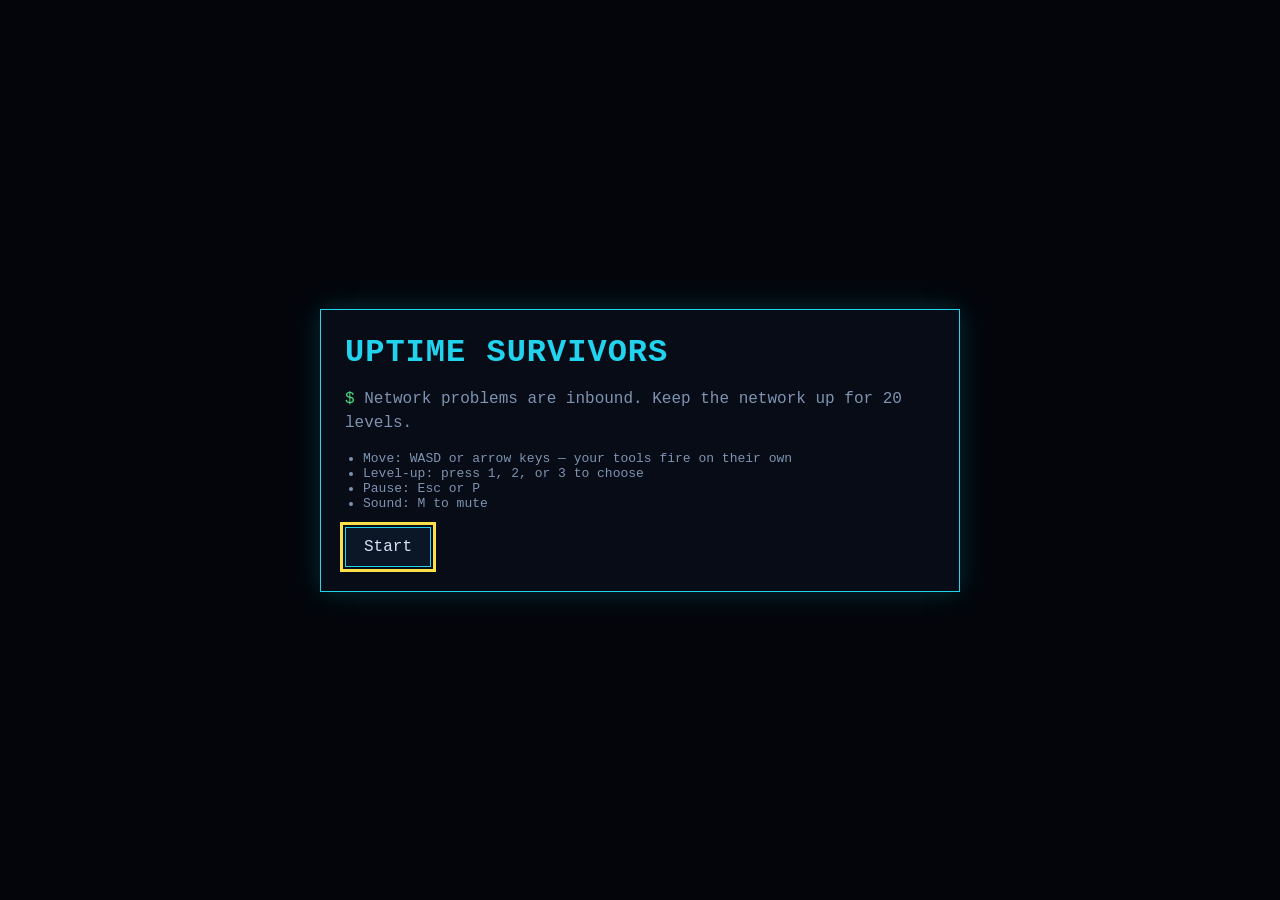
<file: index.html>
<!doctype html>
<html lang="en">
<head>
  <meta charset="utf-8">
  <meta name="viewport" content="width=device-width, initial-scale=1, viewport-fit=cover">
  <title>Uptime Survivors</title>
  <link rel="stylesheet" href="style.css">
</head>
<body>
  <canvas id="game" aria-label="Uptime Survivors play field"></canvas>

  <div id="hud" class="hud" hidden>
    <div class="hud-row hud-top">
      <div class="meter">
        <span class="meter-label">UPTIME</span>
        <div class="bar"><div id="hud-uptime-bar" class="bar-fill bar-uptime"></div></div>
        <span id="hud-uptime" class="meter-value">100%</span>
      </div>
      <div class="hud-center">
        <div id="hud-difficulty">Difficulty 1 / 20</div>
        <div id="hud-level-time" class="hud-dim">60s left</div>
      </div>
      <div class="hud-right">
        <div id="hud-time">00:00</div>
        <div id="hud-sound" class="hud-sound">♪ Sound on (M)</div>
        <div id="hud-test" class="hud-test" hidden></div>
      </div>
    </div>
    <div class="hud-row">
      <div class="meter meter-wide">
        <span id="hud-level" class="meter-label">LVL 1</span>
        <div class="bar"><div id="hud-telemetry-bar" class="bar-fill bar-telemetry"></div></div>
      </div>
    </div>
    <div id="hud-incidents" class="hud-incidents" hidden></div>
    <div id="hud-link-warning" class="hud-link-warning" hidden></div>
    <ul id="hud-loadout" class="loadout" aria-label="Owned tools and passives"></ul>
    <div class="touch-buttons">
      <button id="touch-pause" class="touch-btn" type="button" aria-label="Pause">❚❚</button>
      <button id="touch-sound" class="touch-btn" type="button" aria-label="Sound" aria-pressed="true">♪</button>
    </div>
  </div>

  <div id="joystick" class="joystick" aria-hidden="true"><div class="joystick-knob"></div></div>
  <div id="rotate-hint" class="rotate-hint" aria-hidden="true">Rotate your device for more room</div>

  <!-- Banners and standing incident alerts stack in one column so a two-line banner never covers an alert. -->
  <div class="notices">
    <div id="banner" class="banner" hidden></div>
    <div id="incident-alerts" class="incident-alerts" aria-hidden="true"></div>
  </div>
  <div id="overlay" class="overlay"></div>
  <div id="live" class="visually-hidden" aria-live="polite"></div>

  <script type="module" src="main.js"></script>
</body>
</html>
</file>
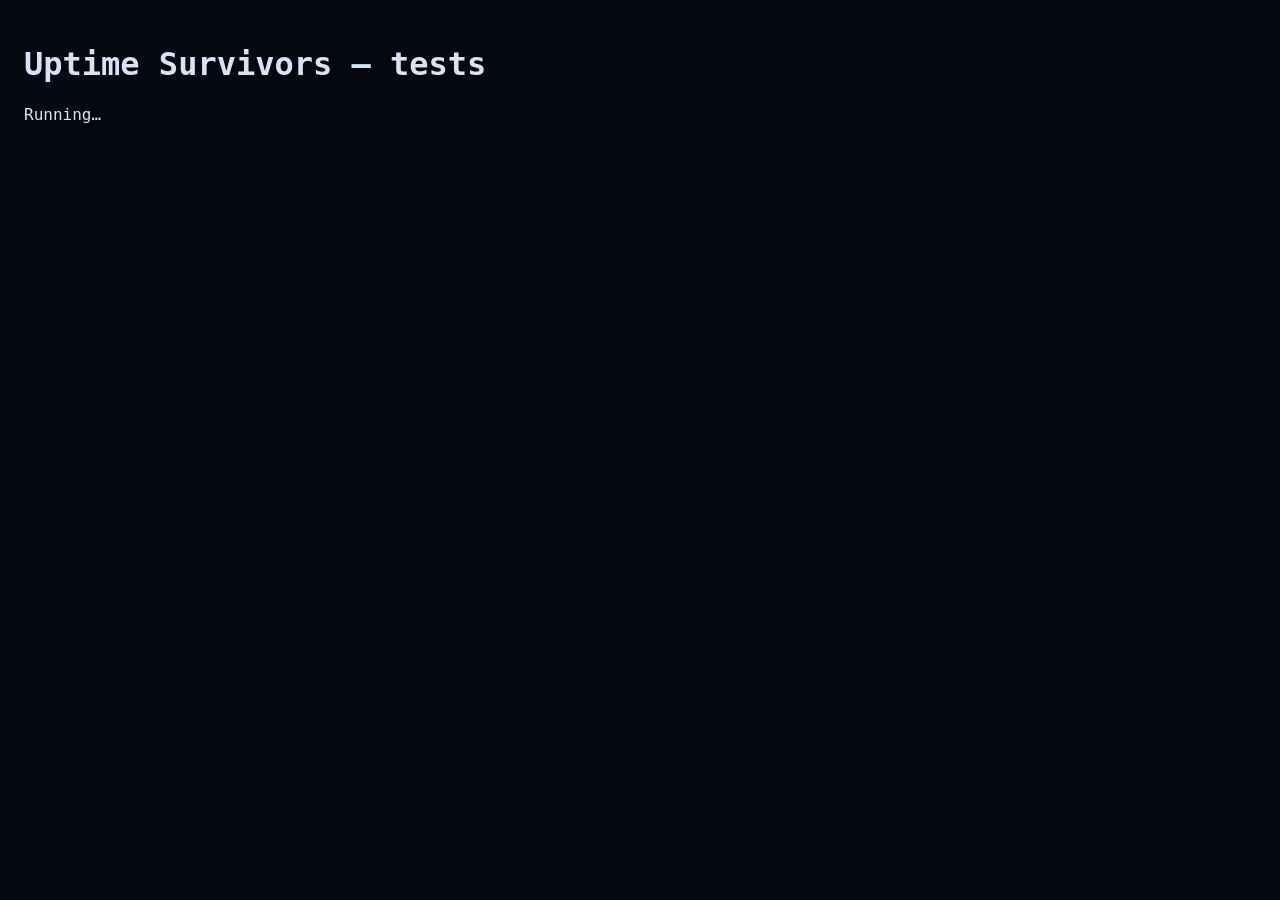
<file: tests/index.html>
<!doctype html>
<html lang="en">
<head>
  <meta charset="utf-8">
  <meta name="viewport" content="width=device-width, initial-scale=1">
  <title>Uptime Survivors Tests</title>
  <style>
    body { font-family: ui-monospace, Menlo, Consolas, monospace; background: #05080f; color: #d7e3f4; padding: 16px; }
    .pass { color: #4ade80; } .fail { color: #f87171; }
    li { margin: 4px 0; }
  </style>
</head>
<body>
  <h1>Uptime Survivors — tests</h1>
  <p id="summary">Running…</p>
  <ul id="failures"></ul>
  <script type="module">
    import { runAll } from './harness.js';
    import { testFiles } from './files.js';
    const summary = document.getElementById('summary');
    try {
      for (const f of testFiles) await import(f);
      const r = await runAll();
      summary.className = r.ok ? 'pass' : 'fail';
      summary.textContent = `RESULT: ${r.ok ? 'PASS' : 'FAIL'} — ${r.passed} passed, ${r.failed} failed, ${r.total} total` +
        (r.total === 0 ? ' (no tests found — counted as failure)' : '');
      const ul = document.getElementById('failures');
      for (const f of r.failures) {
        const li = document.createElement('li');
        li.className = 'fail';
        li.textContent = `${f.name}: ${f.message}`;
        ul.append(li);
      }
    } catch (err) {
      summary.className = 'fail';
      summary.textContent = 'RESULT: FAIL — test runner error: ' + err.message;
    }
  </script>
</body>
</html>
</file>
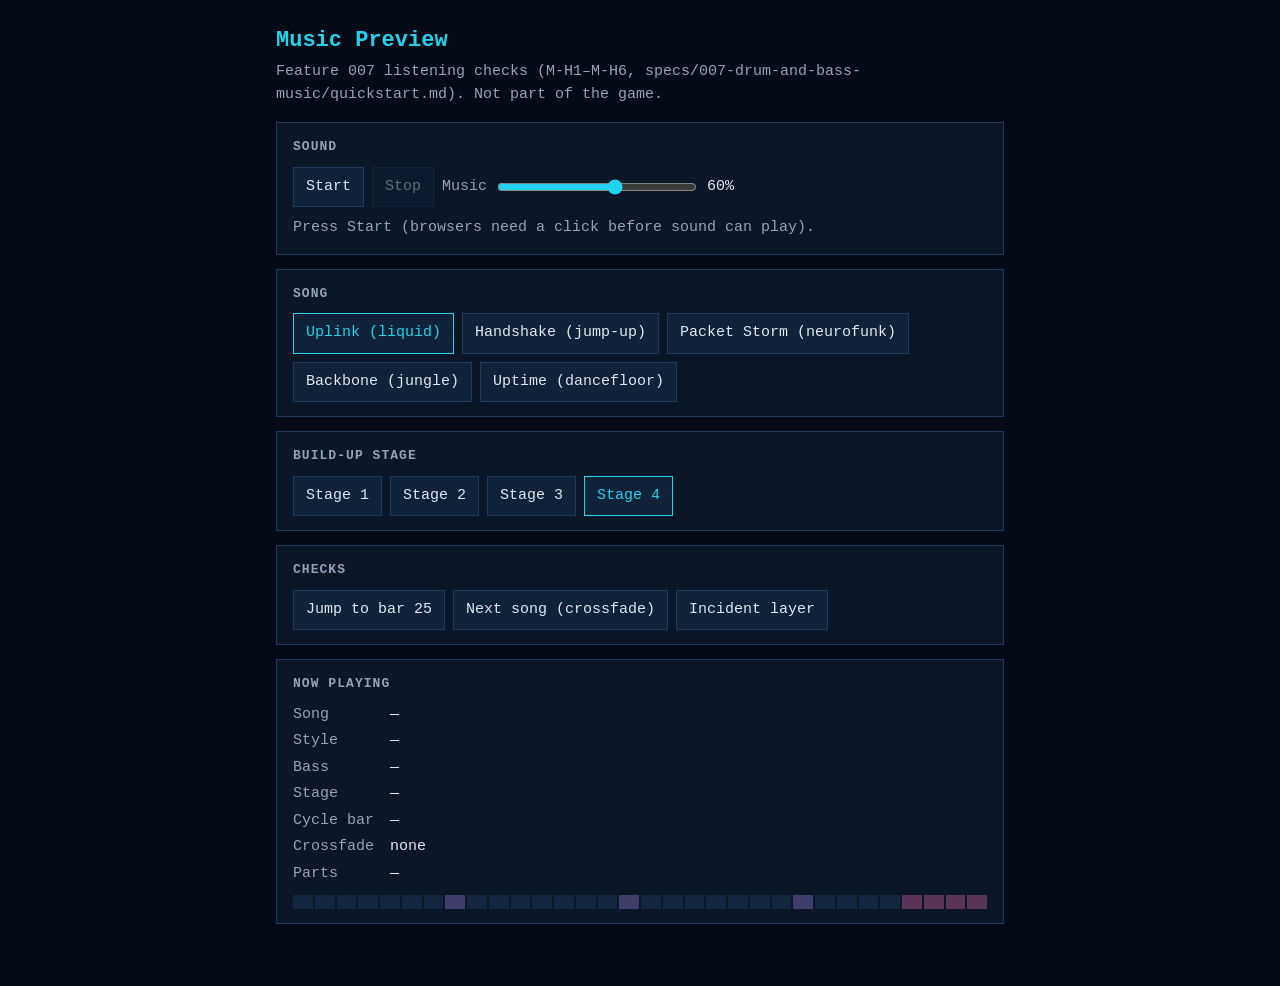
<file: tests/music-preview.html>
<!doctype html>
<html lang="en">
<head>
<meta charset="utf-8">
<meta name="viewport" content="width=device-width, initial-scale=1">
<title>Music Preview</title>
<style>
  :root { color-scheme: dark; --bg: #050b16; --panel: #0b1626; --line: #1e3a5f; --text: #e2e8f0; --dim: #94a3b8; --accent: #22d3ee; --bad: #f87171; }
  * { box-sizing: border-box; }
  body { margin: 0; background: var(--bg); color: var(--text); font: 15px/1.5 ui-monospace, SFMono-Regular, Menlo, monospace; }
  main { max-width: 760px; margin: 0 auto; padding: 24px 16px 48px; }
  h1 { font-size: 22px; margin: 0 0 4px; color: var(--accent); }
  p { color: var(--dim); margin: 0 0 16px; }
  section { background: var(--panel); border: 1px solid var(--line); padding: 14px 16px; margin: 0 0 14px; }
  h2 { font-size: 13px; text-transform: uppercase; letter-spacing: 0.08em; color: var(--dim); margin: 0 0 10px; }
  .row { display: flex; flex-wrap: wrap; gap: 8px; align-items: center; }
  button { font: inherit; color: var(--text); background: #0f2238; border: 1px solid var(--line); padding: 8px 12px; min-height: 40px; cursor: pointer; }
  button[aria-pressed="true"] { border-color: var(--accent); color: var(--accent); }
  button:focus-visible, input:focus-visible { outline: 3px solid #facc15; outline-offset: 2px; }
  button:disabled { opacity: 0.4; cursor: default; }
  label { color: var(--dim); }
  input[type=range] { accent-color: var(--accent); width: 200px; max-width: 100%; }
  dl { display: grid; grid-template-columns: max-content 1fr; gap: 4px 16px; margin: 0; }
  dt { color: var(--dim); }
  dd { margin: 0; }
  .errors { color: var(--bad); }
  .meter { display: grid; grid-template-columns: repeat(32, 1fr); gap: 2px; margin-top: 10px; }
  .meter span { height: 14px; background: #13263d; }
  .meter span.fill { background: #a78bfa55; }
  .meter span.breakdown { background: #f472b655; }
  .meter span.now { background: var(--accent); }
</style>
</head>
<body>
<main>
  <h1>Music Preview</h1>
  <p>Feature 007 listening checks (M-H1–M-H6, specs/007-drum-and-bass-music/quickstart.md). Not part of the game.</p>

  <section aria-labelledby="h-start">
    <h2 id="h-start">Sound</h2>
    <div class="row">
      <button id="start" type="button">Start</button>
      <button id="stop" type="button" disabled>Stop</button>
      <label for="vol">Music</label>
      <input id="vol" type="range" min="0" max="100" step="10" value="60">
      <output id="vol-out" for="vol">60%</output>
    </div>
    <p id="status" role="status" style="margin:10px 0 0">Press Start (browsers need a click before sound can play).</p>
    <ul id="errors" class="errors" hidden></ul>
  </section>

  <section aria-labelledby="h-song">
    <h2 id="h-song">Song</h2>
    <div class="row" id="songs" role="group" aria-label="Song"></div>
  </section>

  <section aria-labelledby="h-stage">
    <h2 id="h-stage">Build-up stage</h2>
    <div class="row" id="stages" role="group" aria-label="Stage"></div>
  </section>

  <section aria-labelledby="h-tools">
    <h2 id="h-tools">Checks</h2>
    <div class="row">
      <button id="jump" type="button">Jump to bar 25</button>
      <button id="next" type="button">Next song (crossfade)</button>
      <button id="incident" type="button" aria-pressed="false">Incident layer</button>
    </div>
  </section>

  <section aria-labelledby="h-now">
    <h2 id="h-now">Now playing</h2>
    <dl>
      <dt>Song</dt><dd id="now-song">—</dd>
      <dt>Style</dt><dd id="now-style">—</dd>
      <dt>Bass</dt><dd id="now-bass">—</dd>
      <dt>Stage</dt><dd id="now-stage">—</dd>
      <dt>Cycle bar</dt><dd id="now-bar">—</dd>
      <dt>Crossfade</dt><dd id="now-fade">—</dd>
      <dt>Parts</dt><dd id="now-parts">—</dd>
    </dl>
    <div class="meter" id="meter" aria-hidden="true"></div>
  </section>
</main>
<script type="module">
import { validateAudioData } from '/audio/content.js';
import { createAudio } from '/audio/synth.js';

const $ = (id) => document.getElementById(id);
const [audioData, gameData] = await Promise.all([
  fetch('/data/audio.json').then((r) => r.json()),
  fetch('/data/game.json').then((r) => r.json()),
]);
const result = validateAudioData(audioData, gameData);
if (!result.ok) {
  $('errors').hidden = false;
  $('errors').replaceChildren(...result.errors.map((e) => Object.assign(document.createElement('li'), { textContent: `${e.id ?? ''} · ${e.path}: ${e.message}` })));
  $('status').textContent = 'The audio data is invalid; nothing will play.';
  for (const b of document.querySelectorAll('button')) b.disabled = true;
  throw new Error('invalid audio data');
}
const music = audioData.music;
const settings = { muted: false, musicVolume: 60, effectsVolume: 0 };
const audio = createAudio(audioData, settings);
window.__musicPreview = audio; // for the scripted check of this page (smoke-audio.html ?mode=preview)
let song = music.songs[0].id;
let stage = 4;
let incident = false;

const pressed = (group, value) => {
  for (const b of $(group).querySelectorAll('button')) b.setAttribute('aria-pressed', String(b.dataset.value === String(value)));
};
for (const s of music.songs) {
  const b = Object.assign(document.createElement('button'), { type: 'button', textContent: `${s.name} (${s.style})` });
  b.dataset.value = s.id;
  b.addEventListener('click', () => { song = s.id; pressed('songs', song); play(); });
  $('songs').append(b);
}
for (let s = 1; s <= 4; s++) {
  const b = Object.assign(document.createElement('button'), { type: 'button', textContent: `Stage ${s}` });
  b.dataset.value = String(s);
  b.addEventListener('click', () => { stage = s; pressed('stages', stage); if (audio.status === 'running') audio.previewStage(stage); });
  $('stages').append(b);
}
pressed('songs', song);
pressed('stages', stage);
for (let i = 1; i <= 32; i++) {
  const cell = document.createElement('span');
  if ([8, 16, 24].includes(i)) cell.className = 'fill';
  if (i >= 29) cell.className = 'breakdown';
  $('meter').append(cell);
}

function play() {
  if (audio.status !== 'running') return;
  audio.previewSong(song, stage);
  audio.setIncident(incident);
}

$('start').addEventListener('click', async () => {
  const status = await audio.start();
  $('status').textContent = status === 'running' ? 'Sound on.' : `Sound unavailable${audio.stats().lastError ? `: ${audio.stats().lastError}` : ''}.`;
  $('stop').disabled = status !== 'running';
  play();
});
$('stop').addEventListener('click', () => { audio.stopMusic(); $('status').textContent = 'Stopped. Pick a song to play again.'; });
$('vol').addEventListener('input', () => { audio.setMusicVolume(Number($('vol').value)); $('vol-out').textContent = `${$('vol').value}%`; });
$('jump').addEventListener('click', () => audio.previewJump(25));
$('next').addEventListener('click', () => audio.previewNext());
$('incident').addEventListener('click', () => {
  incident = !incident;
  $('incident').setAttribute('aria-pressed', String(incident));
  audio.setIncident(incident);
});

setInterval(() => {
  const s = audio.stats();
  const m = s.music;
  const def = music.songs.find((x) => x.id === m.songId);
  $('now-song').textContent = def ? def.name : '—';
  $('now-style').textContent = def ? def.style : '—';
  $('now-bass').textContent = def ? (def.bassAudibility === 'speakers' ? 'audible on speakers (upper bass layered)' : 'headphones-first (sub-led)') : '—';
  $('now-stage').textContent = m.stage ?? '—';
  $('now-bar').textContent = m.cycleBar ? `${m.cycleBar} / 32${m.cycleBar >= 29 ? ' (breakdown)' : [8, 16, 24].includes(m.cycleBar) ? ' (fill)' : ''}` : '—';
  $('now-fade').textContent = m.crossfade ? `${m.crossfade.from} → ${m.crossfade.to}` : 'none';
  $('now-parts').textContent = m.activeParts.map((k) => k.split('/')[1]).join(', ') || '—';
  [...$('meter').children].forEach((c, i) => c.classList.toggle('now', i + 1 === m.cycleBar));
  if (s.status === 'unavailable') $('status').textContent = `Sound unavailable${s.lastError ? `: ${s.lastError}` : ''}.`;
}, 100);
</script>
</body>
</html>
</file>
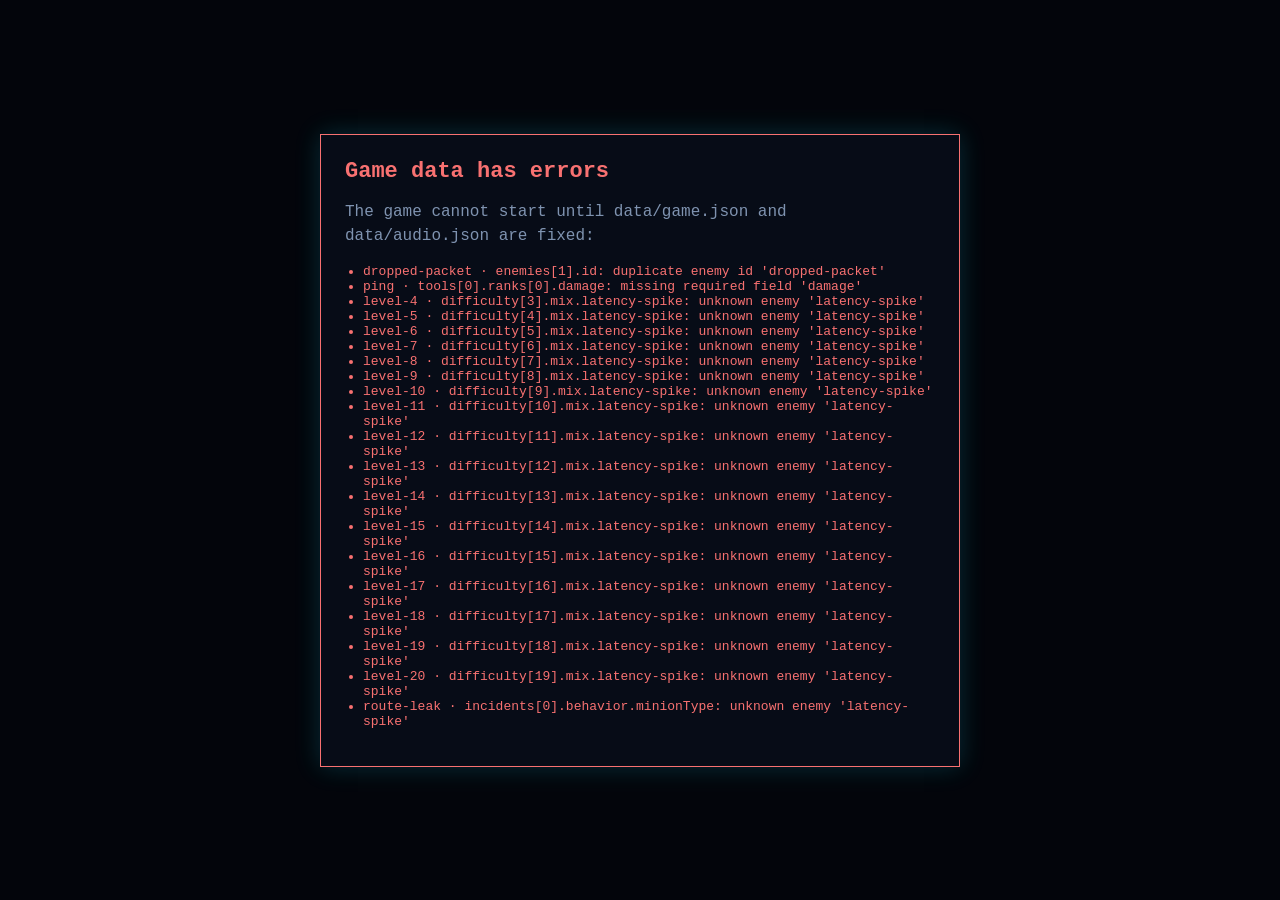
<file: tests/browser/broken.html>
<!doctype html>
<html lang="en">
<head>
  <meta charset="utf-8">
  <base href="/">
  <title>broken data check</title>
  <link rel="stylesheet" href="style.css">
</head>
<body>
  <canvas id="game"></canvas>
  <div id="hud" class="hud" hidden>
    <span id="hud-uptime"></span><div id="hud-uptime-bar"></div><div id="hud-telemetry-bar"></div><span id="hud-level"></span>
    <div id="hud-difficulty"></div><div id="hud-level-time"></div><div id="hud-time"></div><div id="hud-test"></div><ul id="hud-loadout"></ul>
  </div>
  <div id="banner" class="banner" hidden></div>
  <div id="overlay" class="overlay"></div>
  <div id="live" class="visually-hidden" aria-live="polite"></div>
  <script type="module">
    // Serve a deliberately broken copy of data/game.json: duplicate enemy id + missing field.
    const realFetch = window.fetch.bind(window);
    window.fetch = async (url, opts) => {
      if (String(url).endsWith('data/game.json')) {
        const data = await (await realFetch(url, opts)).json();
        data.enemies[1].id = data.enemies[0].id;
        delete data.tools[0].ranks[0].damage;
        return new Response(JSON.stringify(data), { headers: { 'Content-Type': 'application/json' } });
      }
      // ?audio=1 also breaks data/audio.json (002/007): a missing effect and a too-short pattern.
      if (String(url).endsWith('data/audio.json') && location.search.includes('audio=1')) {
        const data = await (await realFetch(url, opts)).json();
        delete data.effects.hit;
        data.music.songs[0].parts[0].pattern = ['x...']; // feature 007 shape
        return new Response(JSON.stringify(data), { headers: { 'Content-Type': 'application/json' } });
      }
      return realFetch(url, opts);
    };
    await import('/main.js');
  </script>
</body>
</html>
</file>
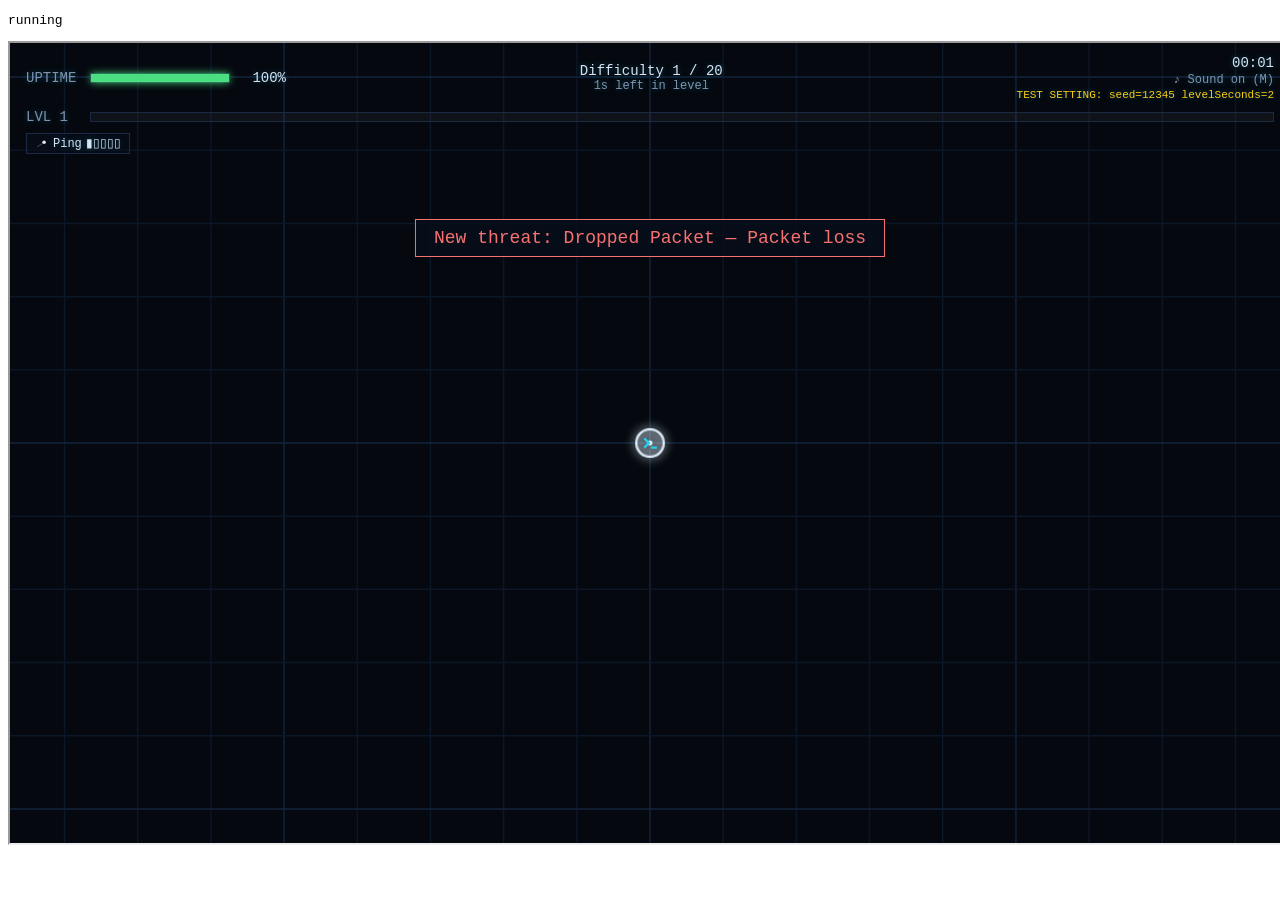
<file: tests/browser/smoke.html>
<!doctype html>
<html><head><meta charset="utf-8"><title>smoke</title></head>
<body>
<pre id="out">running</pre>
<iframe id="f" width="1280" height="800"></iframe>
<script type="module">
import { createRun, step } from '/engine/run.js';
const out = document.getElementById('out');
const results = {};
const frame = document.getElementById('f');
const sleep = (ms) => new Promise((r) => setTimeout(r, ms));
const W = () => frame.contentWindow;
const G = () => W().__uptimeSurvivors;
const doc = () => frame.contentDocument;
const key = (type, code) => W().dispatchEvent(new (W().KeyboardEvent)(type, { code, bubbles: true }));
async function until(fn, ms = 20000, label = '') {
  const t0 = performance.now();
  while (performance.now() - t0 < ms) { try { if (fn()) return true; } catch {} await sleep(50); }
  throw new Error('timeout: ' + label);
}
async function load(url) {
  frame.src = url;
  await until(() => doc() && doc().querySelector('#overlay button'), 10000, 'title button');
}
const snap = (run) => run.enemies.slice(0, 5).map((e) => `${e.typeId}@${e.x.toFixed(3)},${e.y.toFixed(3)}`).join(' ');
function record(id, pass, note) { results[id] = { pass, note }; }

try {
  // M2: title then Start = 1 input
  await load('/index.html?seed=12345&levelSeconds=2');
  const title = doc().querySelector('#overlay h1')?.textContent;
  const focused = doc().activeElement?.textContent;
  doc().querySelector('#overlay button').click();
  await until(() => G().run && G().run.phase === 'playing', 3000, 'run start');
  record('M2', title === 'UPTIME SURVIVORS' && focused === 'Start', `title="${title}", focused button="${focused}", run started after 1 input (Start)`);

  // M8 prep: pause after ~1.5 s with no input and compare every enemy with an independent replay of the seed.
  const openingMatches = async () => {
    await until(() => G().run.tick >= 240, 8000, 'tick 240');
    key('keydown', 'Escape'); key('keyup', 'Escape');
    await until(() => G().run.phase === 'paused', 2000, 'pause for snapshot');
    const live = G().run;
    const replica = createRun(G().data, { seed: live.seed, levelSeconds: live.testOverrides.levelSeconds });
    for (let i = 0; i < live.tick; i++) step(replica, { dx: 0, dy: 0 });
    const a = live.enemies.map((e) => `${e.typeId}@${e.x},${e.y}`).join(' ');
    const b = replica.enemies.map((e) => `${e.typeId}@${e.x},${e.y}`).join(' ');
    key('keydown', 'Escape'); key('keyup', 'Escape');
    await until(() => G().run.phase === 'playing', 2000, 'resume after snapshot');
    return { seed: live.seed, tick: live.tick, count: live.enemies.length, same: a === b && live.enemies.length > 0 };
  };
  const opening1 = await openingMatches();

  // M3: movement
  let x0 = G().run.engineer.x, y0 = G().run.engineer.y, t0 = G().run.tick;
  key('keydown', 'KeyD'); await until(() => G().run.tick >= t0 + 30 || G().run.phase !== 'playing', 3000); key('keyup', 'KeyD');
  const straight = (G().run.engineer.x - x0) / ((G().run.tick - t0) / 60);
  x0 = G().run.engineer.x; y0 = G().run.engineer.y; t0 = G().run.tick;
  key('keydown', 'ArrowRight'); key('keydown', 'ArrowDown');
  await until(() => G().run.tick >= t0 + 30 || G().run.phase !== 'playing', 3000);
  key('keyup', 'ArrowRight'); key('keyup', 'ArrowDown');
  const diag = Math.hypot(G().run.engineer.x - x0, G().run.engineer.y - y0) / ((G().run.tick - t0) / 60);
  record('M3', Math.abs(straight - diag) < 8 && straight > 100, `straight ≈ ${straight.toFixed(1)} u/s, diagonal ≈ ${diag.toFixed(1)} u/s (both include any level-up pause tick drift)`);

  // M4 + M5: auto-fire, telemetry, level-up screen
  await until(() => G().run.phase === 'levelup' || G().run.phase === 'ended', 20000, 'first level-up');
  const lvlRun = G().run;
  const atSeconds = lvlRun.elapsed;
  const choices = [...doc().querySelectorAll('#overlay .choice')].map((b) => b.textContent);
  record('M4', lvlRun.stats.enemiesDefeated > 0, `${lvlRun.stats.enemiesDefeated} problems resolved by auto-firing tools before the first level-up; telemetry collected`);
  const before = JSON.stringify([lvlRun.engineer.tools, lvlRun.engineer.passives]);
  const pick = lvlRun.offer[0];
  key('keydown', 'Digit1'); key('keyup', 'Digit1');
  await until(() => G().run.phase !== 'levelup' || G().run.offer?.[0] !== pick, 3000, 'choice applied');
  const owned = [...G().run.engineer.tools, ...G().run.engineer.passives].find((x) => x.id === pick.id);
  const distinct = new Set(lvlRun.offer?.map?.((o) => o.id) ?? []).size;
  record('M5', choices.length === 3 && owned && owned.rank === pick.toRank && choices.every((c) => /\d/.test(c)),
    `level-up at ${atSeconds.toFixed(1)} s of a 2 s-per-level run; ${choices.length} choices shown: ${choices.map((c) => c.slice(0, 70)).join(' | ')}; chose [1] ${pick.id} → rank ${owned && owned.rank}`);

  // Pause / blur (F6)
  G().run.phase === 'levelup' && (key('keydown', 'Digit1'), key('keyup', 'Digit1'));
  await until(() => G().run.phase === 'playing', 3000);
  key('keydown', 'Escape'); key('keyup', 'Escape');
  await until(() => G().run.phase === 'paused', 2000, 'paused');
  const pausedTick = G().run.tick;
  await sleep(1000);
  const stillPaused = G().run.tick === pausedTick && doc().querySelector('#overlay h2')?.textContent === 'Paused';
  key('keydown', 'KeyP'); key('keyup', 'KeyP');
  await until(() => G().run.phase === 'playing', 2000, 'resumed');
  W().dispatchEvent(new (W().Event)('blur'));
  await until(() => G().run.phase === 'paused', 2000, 'blur pause');
  doc().querySelector('#overlay button').click(); // Resume
  await until(() => G().run.phase === 'playing', 2000);
  record('F6', stillPaused, `Esc paused (tick frozen at ${pausedTick} for 1 s), P resumed, window blur auto-paused, Resume button resumed`);

  // M7 / M6: play out the 40-second run, choosing upgrade 1 and circling to kite.
  let dirIndex = 0; const dirs = [['KeyD'], ['KeyD', 'KeyS'], ['KeyS'], ['KeyA', 'KeyS'], ['KeyA'], ['KeyA', 'KeyW'], ['KeyW'], ['KeyD', 'KeyW']];
  const banners = new Set();
  while (G().run.phase !== 'ended') {
    const b = doc().getElementById('banner');
    if (!b.hidden) banners.add(b.textContent);
    if (G().run.phase === 'levelup') { key('keydown', 'Digit1'); key('keyup', 'Digit1'); }
    for (const k of dirs[dirIndex % 8]) key('keyup', k);
    dirIndex++;
    for (const k of dirs[dirIndex % 8]) key('keydown', k);
    await sleep(250);
  }
  for (const k of ['KeyA', 'KeyD', 'KeyW', 'KeyS']) key('keyup', k);
  const end1 = G().run;
  const endText = doc().querySelector('#overlay')?.innerText ?? '';
  const statsOk = ['Time survived', 'Difficulty reached', 'Problems resolved', 'Engineer level', 'Tools & passives', 'Seed'].every((s) => endText.includes(s));
  record(end1.outcome === 'win' ? 'M7' : 'M6', statsOk,
    `run ended: ${end1.outcome} at ${end1.elapsed.toFixed(1)} s, difficulty ${end1.stats.highestDifficulty}/20; end screen shows all stats: ${statsOk}; banners seen: ${[...banners].join(' | ')}`);
  results.endScreen = endText.replace(/\s+/g, ' ').slice(0, 300);

  // M8: Replay Seed reproduces the opening spawns
  [...doc().querySelectorAll('#overlay button')].find((b) => b.textContent === 'Replay Seed').click();
  await until(() => G().run && G().run.phase === 'playing', 5000, 'replay start');
  const opening2 = await openingMatches();
  record('M8', opening1.seed === opening2.seed && opening1.same && opening2.same,
    `seed ${opening1.seed} → ${opening2.seed}; original run at tick ${opening1.tick}: ${opening1.count} enemies identical to an independent replay of the seed: ${opening1.same}; Replay Seed run at tick ${opening2.tick}: ${opening2.count} enemies identical: ${opening2.same}`);

  // F7: only same-origin requests
  const urls = W().performance.getEntriesByType('resource').map((e) => e.name);
  const foreign = urls.filter((u) => !u.startsWith(location.origin));
  record('F7', foreign.length === 0, `${urls.length} resource requests, ${foreign.length} to other origins`);

  // Loss path if not seen yet: stand still on a full-speed run
  if (!results.M6) {
    await load('/index.html?seed=777&levelSeconds=60');
    doc().querySelector('#overlay button').click();
    while (G().run?.phase !== 'ended') {
      if (G().run?.phase === 'levelup') { key('keydown', 'Digit1'); key('keyup', 'Digit1'); }
      await sleep(500);
    }
    const t = doc().querySelector('#overlay')?.innerText ?? '';
    record('M6', G().run.outcome === 'loss' && t.includes('NETWORK DOWN') && t.includes('Seed'),
      `standing still: ${G().run.outcome} at ${G().run.elapsed.toFixed(1)} s (difficulty ${G().run.stats.highestDifficulty}); loss screen with stats shown`);
  }
} catch (err) {
  results.error = String(err && err.stack || err);
}
out.textContent = 'DONE ' + JSON.stringify(results, null, 1);
fetch('/__result?d=' + encodeURIComponent(JSON.stringify(results))).catch(() => {});
</script>
</body></html>
</file>
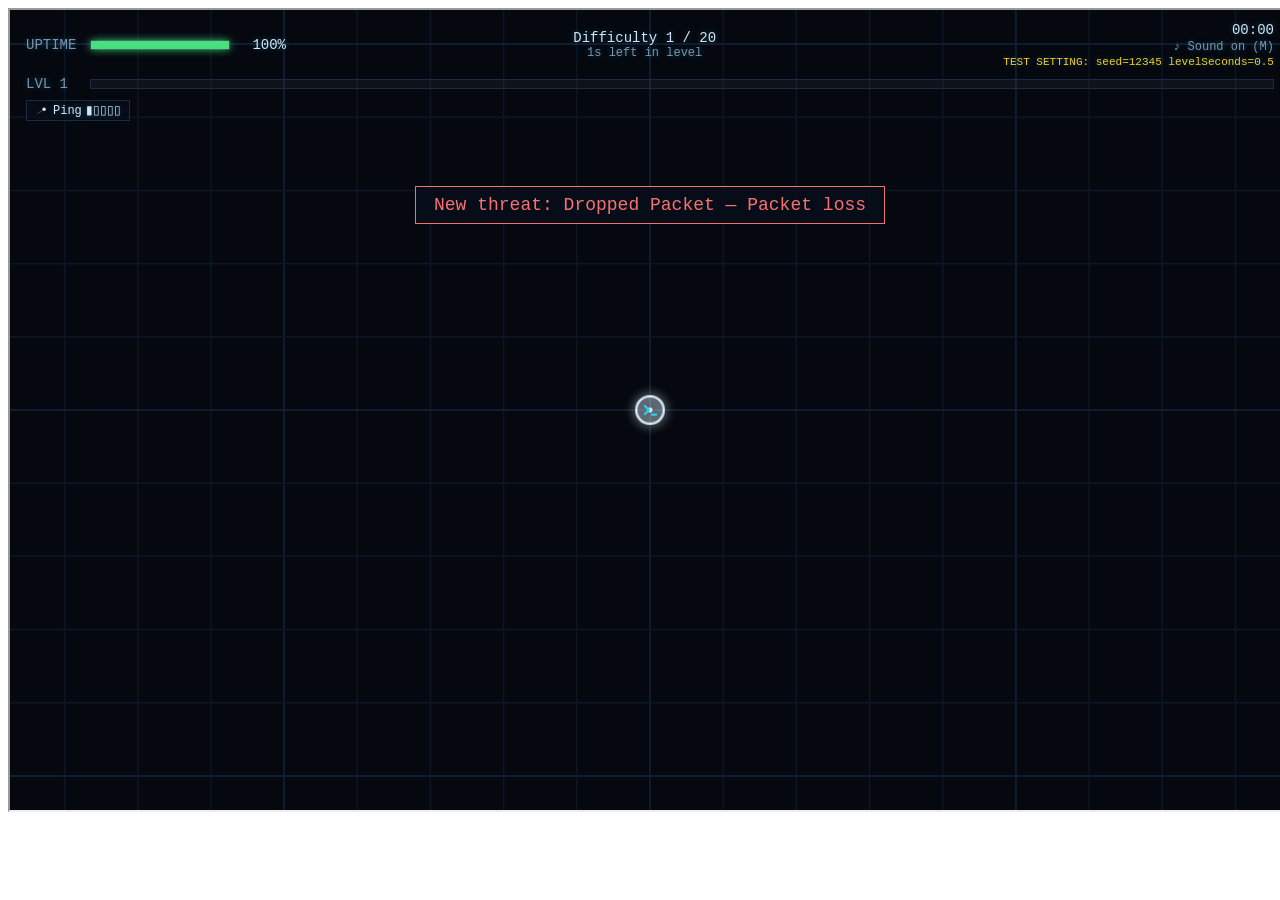
<file: tests/browser/smoke2.html>
<!doctype html>
<html><head><meta charset="utf-8"><title>smoke2</title></head>
<body>
<iframe id="f" width="1280" height="800"></iframe>
<script type="module">
const results = {};
const frame = document.getElementById('f');
const sleep = (ms) => new Promise((r) => setTimeout(r, ms));
const W = () => frame.contentWindow;
const G = () => W().__uptimeSurvivors;
const doc = () => frame.contentDocument;
const key = (type, code) => W().dispatchEvent(new (W().KeyboardEvent)(type, { code, bubbles: true }));
async function until(fn, ms = 20000, label = '') {
  const t0 = performance.now();
  while (performance.now() - t0 < ms) { try { if (fn()) return true; } catch {} await sleep(50); }
  throw new Error('timeout: ' + label);
}
try {
  // M9: broken data shows the error screen and no Start button
  frame.src = '/tests/browser/broken.html';
  await until(() => doc()?.querySelector('#overlay h2'), 10000, 'error screen');
  const h2 = doc().querySelector('#overlay h2').textContent;
  const errs = [...doc().querySelectorAll('#overlay .errors li')].map((li) => li.textContent);
  const hasStart = [...doc().querySelectorAll('#overlay button')].some((b) => b.textContent === 'Start');
  results.M9 = { pass: h2 === 'Game data has errors' && !hasStart && errs.some((e) => e.includes('enemies[1].id')) && errs.some((e) => e.includes('tools[0].ranks[0].damage')),
    note: `heading "${h2}", Start button present: ${hasStart}; errors: ${errs.join(' | ')}` };

  // M7: short fast run (levelSeconds=0.5 → 10 s) to the win screen, choosing upgrade 1 at each level-up
  frame.src = '/index.html?seed=12345&levelSeconds=0.5';
  await until(() => doc()?.querySelector('#overlay button'), 10000, 'title');
  doc().querySelector('#overlay button').click();
  const banners = new Set();
  await until(() => G().run, 3000);
  while (G().run.phase !== 'ended') {
    const b = doc().getElementById('banner');
    if (!b.hidden) banners.add(b.textContent);
    if (G().run.phase === 'levelup') { key('keydown', 'Digit1'); key('keyup', 'Digit1'); }
    await sleep(100);
  }
  const t = doc().querySelector('#overlay').innerText;
  results.M7 = { pass: G().run.outcome === 'win' && t.includes('UPTIME PRESERVED'),
    note: `outcome ${G().run.outcome} at ${G().run.elapsed.toFixed(2)} s (run length ${G().run.runLength} s); banners seen: ${[...banners].join(' | ')}` };
  results.hud = doc().getElementById('hud-test').textContent;
} catch (err) {
  results.error = String(err && err.stack || err);
}
fetch('/__result?d=' + encodeURIComponent(JSON.stringify(results))).catch(() => {});
</script>
</body></html>
</file>
<file: style.css>
:root {
  --bg: #05080f;
  --panel: rgba(8, 14, 26, 0.92);
  --line: #1c2a44;
  --text: #d7e3f4;
  --dim: #7f93b0;
  --accent: #22d3ee;
  --good: #4ade80;
  --warn: #facc15;
  --bad: #f87171;
  --focus: #fde047;
  --mono: ui-monospace, SFMono-Regular, Menlo, Consolas, "Liberation Mono", monospace;
}

* { box-sizing: border-box; }

html, body {
  margin: 0;
  height: 100%;
  overflow: hidden;
  background: var(--bg);
  color: var(--text);
  font-family: var(--mono);
}

#game {
  position: fixed;
  inset: 0;
  width: 100vw;
  height: 100vh;
  display: block;
}

/* ---------- HUD ---------- */
.hud {
  position: fixed;
  inset: 0 0 auto 0;
  padding: 12px 16px;
  pointer-events: none;
  font-size: 14px;
  text-shadow: 0 0 6px rgba(34, 211, 238, 0.35);
}
.hud[hidden] { display: none; }
.hud-row { display: flex; align-items: center; gap: 16px; margin-bottom: 8px; }
.hud-top { justify-content: space-between; }
.hud-center { text-align: center; }
.hud-right { text-align: right; }
.hud-dim { color: var(--dim); font-size: 12px; }
.hud-test { color: var(--warn); font-size: 11px; margin-top: 2px; }
.meter { display: flex; align-items: center; gap: 8px; min-width: 260px; }
.meter-wide { flex: 1; }
.meter-label { color: var(--dim); min-width: 56px; }
.meter-value { min-width: 48px; text-align: right; }
.bar {
  flex: 1;
  height: 10px;
  border: 1px solid var(--line);
  background: rgba(255, 255, 255, 0.04);
}
.bar-fill { height: 100%; width: 0; }
.bar-uptime { background: var(--good); box-shadow: 0 0 8px var(--good); }
.bar-uptime.low { background: var(--bad); box-shadow: 0 0 8px var(--bad); }
.bar-telemetry { background: var(--accent); box-shadow: 0 0 8px var(--accent); }
.loadout { list-style: none; margin: 0; padding: 0; display: flex; flex-wrap: wrap; gap: 6px; }
.loadout li {
  display: inline-flex;
  align-items: center;
  gap: 4px;
  border: 1px solid var(--line);
  background: rgba(8, 14, 26, 0.7);
  padding: 2px 8px;
  font-size: 12px;
}
.loadout-icon { display: inline-flex; }
.loadout-icon .icon { display: block; }

/* ---------- Banner ---------- */
.notices {
  position: fixed;
  top: max(22%, calc(var(--hud-bottom, 0px) + 10px));
  left: 50%;
  transform: translateX(-50%);
  width: max-content;
  max-width: calc(100vw - 32px);
  display: flex;
  flex-direction: column;
  align-items: center;
  gap: 8px;
  pointer-events: none;
}
.banner {
  padding: 8px 18px;
  border: 1px solid var(--accent);
  background: var(--panel);
  color: var(--accent);
  font-size: 18px;
  pointer-events: none;
  text-align: center;
  max-width: calc(100vw - 32px);
}
.banner.threat { border-color: var(--bad); color: var(--bad); }
.banner[hidden] { display: none; }

/* ---------- Overlays ---------- */
.overlay {
  position: fixed;
  inset: 0;
  display: none;
  align-items: center;
  justify-content: center;
  padding: 16px;
  background: rgba(2, 4, 9, 0.6);
}
.overlay.open { display: flex; }
.panel {
  width: min(640px, 100%);
  max-height: calc(100vh - 32px);
  overflow: auto;
  border: 1px solid var(--accent);
  background: var(--panel);
  padding: 24px;
  box-shadow: 0 0 24px rgba(34, 211, 238, 0.2);
}
.panel h1, .panel h2 { margin: 0 0 12px; color: var(--accent); font-weight: 600; }
.panel h1 { font-size: 32px; letter-spacing: 1px; }
.panel h2 { font-size: 22px; }
.panel p { color: var(--dim); line-height: 1.5; }
.panel.error { border-color: var(--bad); }
.panel.error h2 { color: var(--bad); }
.prompt::before { content: "$ "; color: var(--good); }

.btn-row { display: flex; flex-wrap: wrap; gap: 12px; margin-top: 16px; }
button {
  font: inherit;
  color: var(--text);
  background: #0b1626;
  border: 1px solid var(--accent);
  padding: 10px 18px;
  cursor: pointer;
}
button:hover { background: #10223a; }
button:focus-visible { outline: 3px solid var(--focus); outline-offset: 2px; }

.choices { list-style: none; padding: 0; margin: 0; display: grid; gap: 10px; }
.choice {
  width: 100%;
  text-align: left;
  display: grid;
  gap: 4px;
  padding: 12px 14px;
}
.choice .key { color: var(--warn); }
.choice .name { color: var(--accent); font-weight: 600; }
.choice .rank { color: var(--good); }
.choice .desc { color: var(--dim); font-size: 13px; }
.choice .changes { font-size: 13px; }

.stats { display: grid; grid-template-columns: auto 1fr; gap: 4px 16px; margin: 12px 0; }
.stats dt { color: var(--dim); }
.stats dd { margin: 0; }
.errors { color: var(--bad); font-size: 13px; padding-left: 18px; }
.controls { color: var(--dim); font-size: 13px; padding-left: 18px; }

.visually-hidden {
  position: absolute;
  width: 1px;
  height: 1px;
  overflow: hidden;
  clip: rect(0 0 0 0);
  white-space: nowrap;
}

@media (max-width: 640px) {
  .meter { min-width: 0; }
  .hud { font-size: 12px; }
}

@media (prefers-reduced-motion: reduce) {
  * { transition: none !important; animation: none !important; }
}

/* Sound (feature 002) */
.hud-sound { color: var(--dim); font-size: 12px; margin-top: 2px; }
.hud-sound.off { color: var(--warn); }
.sound-controls { display: grid; grid-template-columns: auto 1fr auto; gap: 10px 12px; align-items: center; margin-top: 16px; }
.sound-controls label { color: var(--dim); font-size: 14px; }
.sound-controls output { min-width: 3.5em; text-align: right; font-variant-numeric: tabular-nums; }
.sound-controls input[type=range] { width: 100%; accent-color: var(--accent); }
.sound-controls input[type=range]:focus-visible { outline: 3px solid var(--focus); outline-offset: 2px; }

/* ---------- Touch and mobile (feature 003) ---------- */
#game { touch-action: none; }

/* Page lock: touch mode only, so desktop keeps every default (003 FR-013, FR-020). */
body.touch {
  overscroll-behavior: none;
  touch-action: none;
  user-select: none;
  -webkit-user-select: none;
  -webkit-touch-callout: none;
  -webkit-tap-highlight-color: transparent;
}
html:has(body.touch) { overscroll-behavior: none; }
body.touch .overlay { touch-action: manipulation; }
body.touch .overlay input[type=range] { touch-action: none; }

/* Fill the visible viewport on phones (dynamic toolbars) and keep clear of notches. */
#game { width: 100dvw; height: 100dvh; }
.overlay { height: 100dvh; padding: max(16px, env(safe-area-inset-top)) max(16px, env(safe-area-inset-right))
  max(16px, env(safe-area-inset-bottom)) max(16px, env(safe-area-inset-left)); }
.panel { max-height: calc(100dvh - 32px - env(safe-area-inset-top) - env(safe-area-inset-bottom)); }
.hud {
  padding: max(12px, env(safe-area-inset-top)) max(16px, env(safe-area-inset-right)) 12px max(16px, env(safe-area-inset-left));
}

/* On-screen Pause / Sound buttons: touch mode, during a run only (HUD is shown only then). */
.touch-buttons { display: none; }
body.touch .touch-buttons {
  display: flex;
  gap: 10px;
  justify-content: flex-end;
  margin-top: 4px;
}
.touch-btn {
  pointer-events: auto; /* the HUD itself stays pass-through so touches on its text steer */
  min-width: 48px;
  min-height: 48px;
  padding: 0;
  font-size: 20px;
  line-height: 1;
  border-radius: 10px;
  background: rgba(11, 22, 38, 0.8);
}
.touch-btn[aria-pressed="false"] { color: var(--warn); border-color: var(--warn); }

/* Floating joystick (visual only). */
.joystick {
  position: fixed;
  left: 0;
  top: 0;
  width: 112px;
  height: 112px;
  margin: -56px 0 0 -56px;
  border: 2px solid rgba(34, 211, 238, 0.45);
  border-radius: 50%;
  background: rgba(34, 211, 238, 0.06);
  pointer-events: none;
  display: none;
}
.joystick.active { display: block; }
.joystick-knob {
  position: absolute;
  left: 50%;
  top: 50%;
  width: 44px;
  height: 44px;
  margin: -22px 0 0 -22px;
  border-radius: 50%;
  background: rgba(34, 211, 238, 0.35);
  border: 1px solid var(--accent);
}

/* 44 px touch targets on screens (003 FR-010). */
body.touch .overlay button { min-height: 44px; }
body.touch .sound-controls input[type=range] { min-height: 44px; }

/* Compact HUD on narrow screens (003 FR-011). */
@media (max-width: 600px) {
  .hud { font-size: 12px; }
  .hud-row { gap: 8px; }
  .meter-label { font-size: 11px; min-width: 40px; }
  .meter { min-width: 0; flex: 1 1 120px; }
  .meter-value { min-width: 36px; }
  /* Uptime meter gets its own full-width line; difficulty and time share the next one. */
  .hud-top { align-items: flex-start; flex-wrap: wrap; row-gap: 4px; }
  .hud-top > .meter { flex: 1 1 100%; }
  .hud-center { text-align: left; }
  .hud-center, .hud-right { flex: 0 0 auto; }
  .hud-test { max-width: 40vw; }
  .panel { padding: 16px; }
  .panel h1 { font-size: 24px; }
  .panel h2 { font-size: 18px; }
  .choice .desc { font-size: 12px; }
}
@media (max-height: 500px) {
  .panel { padding: 12px 16px; }
  .panel h1 { font-size: 22px; margin-bottom: 6px; }
  .panel h2 { font-size: 17px; margin-bottom: 6px; }
  .panel p { margin: 6px 0; }
  .choices { gap: 6px; }
  .btn-row { margin-top: 10px; }
  .stats { margin: 6px 0; }
}

/* Below the supported minimum (360 px wide, portrait): a hint, the game still runs. */
.rotate-hint { display: none; }
@media (max-width: 359px) and (orientation: portrait) {
  .rotate-hint {
    display: block;
    position: fixed;
    left: 0;
    right: 0;
    bottom: max(8px, env(safe-area-inset-bottom));
    text-align: center;
    color: var(--warn);
    font-size: 11px;
    pointer-events: none;
  }
}

/* Tap guard: while a guarded screen cannot accept a touch yet, its panel ignores pointers (003 FR-008). */
.overlay.guard-wait .panel { pointer-events: none; }

/* Level-up on small screens (003 FR-011): fit without scrolling. */
@media (max-width: 600px) {
  .choice { padding: 8px 10px; gap: 2px; }
  .choice .desc, .choice .changes { font-size: 11px; line-height: 1.3; }
}
@media (max-height: 500px) and (orientation: landscape) {
  .panel:has(.choices) { width: min(960px, 100%); }
  .choices { grid-template-columns: repeat(3, 1fr); }
  .choice { padding: 8px 10px; gap: 2px; align-content: start; height: 100%; }
  .choice .desc, .choice .changes { font-size: 11px; line-height: 1.3; }
  .panel:has(.choices) p { display: none; }
}

/* Major Incidents (feature 004) */
.hud-incidents { display: grid; gap: 4px; margin: 2px 0 6px; max-width: min(520px, 100%); }
.hud-incidents[hidden], .hud-link-warning[hidden] { display: none; }
.incident-row { display: flex; align-items: center; gap: 8px; }
.incident-name { color: var(--bad); font-weight: 600; white-space: nowrap; font-size: 13px; }
.incident-bar { flex: 1; height: 8px; border-color: var(--bad); }
.hud-link-warning { color: var(--warn); font-size: 13px; margin-bottom: 4px; }
.loadout li.offline { color: var(--bad); border-color: var(--bad); opacity: 0.75; }

/* Compact loadout on phones (portrait or landscape): icon + rank digit, so every chip fits on
   screen instead of being clipped. Names stay in each chip's aria-label and in the Field Guide. */
@media (max-width: 600px), (max-height: 500px) {
  .loadout { gap: 4px; }
  .loadout li { padding: 1px 5px; font-size: 11px; gap: 3px; }
  .loadout-name, .loadout-rank, .loadout-offline { display: none; }
  .loadout li::after { content: attr(data-rank); font-variant-numeric: tabular-nums; }
}
@media (max-width: 600px) {
  .incident-name { font-size: 11px; }
}

/* Safe-area insets exposed to scripts (edge pointers, feature 004). */
:root {
  --sat: env(safe-area-inset-top, 0px);
  --sar: env(safe-area-inset-right, 0px);
  --sab: env(safe-area-inset-bottom, 0px);
  --sal: env(safe-area-inset-left, 0px);
}

/* End screen on small phones: the Incidents row (feature 004) must still fit without scrolling. */
@media (max-width: 420px), (max-height: 700px) {
  .stats { font-size: 12px; gap: 2px 10px; margin: 6px 0; line-height: 1.35; }
  .panel:has(.stats) h2 { font-size: 17px; margin-bottom: 6px; }
  .panel:has(.stats) .btn-row { margin-top: 10px; }
}

/* ---------- Field Guide (feature 005, contracts/ui-guide.md) ---------- */
.panel.guide {
  width: min(720px, 100%);
  height: calc(100dvh - 32px - env(safe-area-inset-top) - env(safe-area-inset-bottom));
  display: flex;
  flex-direction: column;
  overflow: hidden;
  padding: 16px 20px;
}
.guide-header { display: flex; flex-wrap: wrap; align-items: center; gap: 8px 14px; flex: none; }
.guide-header h2 { margin: 0; flex: 1; }
.guide-tabs { display: flex; gap: 6px; width: 100%; }
.guide-tabs [role=tab] { flex: 1; padding: 8px 10px; border-color: #1e3a5f; color: var(--dim); }
.guide-tabs [role=tab][aria-selected=true] { border-color: var(--accent); color: var(--accent); background: #10223a; }
.guide-list {
  flex: 1;
  min-height: 0;
  overflow-y: auto;
  overscroll-behavior: contain;
  margin-top: 12px;
  padding-right: 4px;
}
body.touch .overlay .guide-list { touch-action: pan-y; }
.guide-list h3 { margin: 14px 0 8px; font-size: 14px; letter-spacing: 1px; text-transform: uppercase; color: var(--warn); }
.guide-list h3:first-child { margin-top: 0; }
.guide-entry {
  display: grid;
  grid-template-columns: 40px 1fr;
  gap: 12px;
  padding: 10px;
  margin-bottom: 8px;
  border: 1px solid #13233c;
  background: #07101d;
}
.guide-entry:focus-visible { outline: 3px solid var(--focus); outline-offset: 1px; }
.guide-icon .icon { display: block; }
.guide-text { min-width: 0; overflow-wrap: anywhere; }
.guide-name { margin: 0 0 2px; font-size: 16px; color: var(--accent); }
.guide-text p { margin: 2px 0 0; line-height: 1.4; }
.guide-tag { color: var(--good); font-size: 13px; }
.guide-tag.offline { color: var(--bad); font-weight: 600; }
.guide-concept { color: var(--warn); font-size: 13px; }
.guide-desc { color: var(--text); font-size: 14px; }
.guide-stats, .guide-next { font-size: 13px; color: var(--dim); }
.guide-next { color: var(--good); }
.guide-entry.locked .guide-name { color: var(--dim); }
.guide-locked { color: var(--dim); font-style: italic; font-size: 13px; }
.guide-entry.offline { border-color: var(--bad); }
.guide * { transition: none; animation: none; }
body.touch .guide-tabs [role=tab], body.touch #guide-back { min-height: 44px; min-width: 44px; }
@media (max-width: 600px) {
  .panel.guide { padding: 12px; }
  .guide-entry { grid-template-columns: 32px 1fr; gap: 10px; padding: 8px; }
  .guide-icon .icon { width: 32px; height: 32px; }
  .guide-name { font-size: 15px; }
  .guide-desc { font-size: 13px; }
}
/* Landscape phones: header on one row so the list keeps most of the height. */
@media (max-height: 500px) {
  .panel.guide { padding: 8px 14px; }
  .guide-header { flex-wrap: nowrap; }
  .guide-header h2 { font-size: 17px; flex: none; }
  .guide-tabs { width: auto; flex: 1; }
  .guide-list { margin-top: 8px; }
  /* Pause screen with three buttons and the sound controls. */
  .panel-pause { padding: 12px 16px; }
  .panel-pause h2 { font-size: 18px; margin-bottom: 4px; }
  .panel-pause p { margin: 4px 0; }
  .panel-pause .btn-row { margin-top: 8px; gap: 8px; }
}

/* Late-game upgrades (feature 006): tool-floor note on the level-up screen. */
.tool-floor { color: var(--warn) !important; margin: 0 0 6px; }

/* Major Incident alerts (feature 006): one line per active incident, pulsing red until resolved;
   green "RESOLVED" for 3 s afterwards. Below the regular banner spot. */
.incident-alerts {
  display: grid;
  gap: 6px;
  justify-items: center;
  pointer-events: none;
  text-align: center;
}
.incident-alerts:empty { display: none; }
.incident-alert {
  padding: 6px 14px;
  background: var(--panel);
  border: 1px solid currentColor;
  font-size: 16px;
  font-weight: 600;
}
.incident-alert.active { color: var(--bad); animation: incident-pulse 1.2s ease-in-out infinite; }
.incident-alert.resolved { color: var(--good); }
@keyframes incident-pulse { 0%, 100% { opacity: 1; } 50% { opacity: 0.4; } }
@media (prefers-reduced-motion: reduce) { .incident-alert.active { animation: none; } }
@media (max-width: 600px), (max-height: 500px) {
  .incident-alert { font-size: 12px; padding: 4px 10px; }
  .incident-alerts { gap: 4px; }
  .notices { gap: 6px; }
}
</file>
